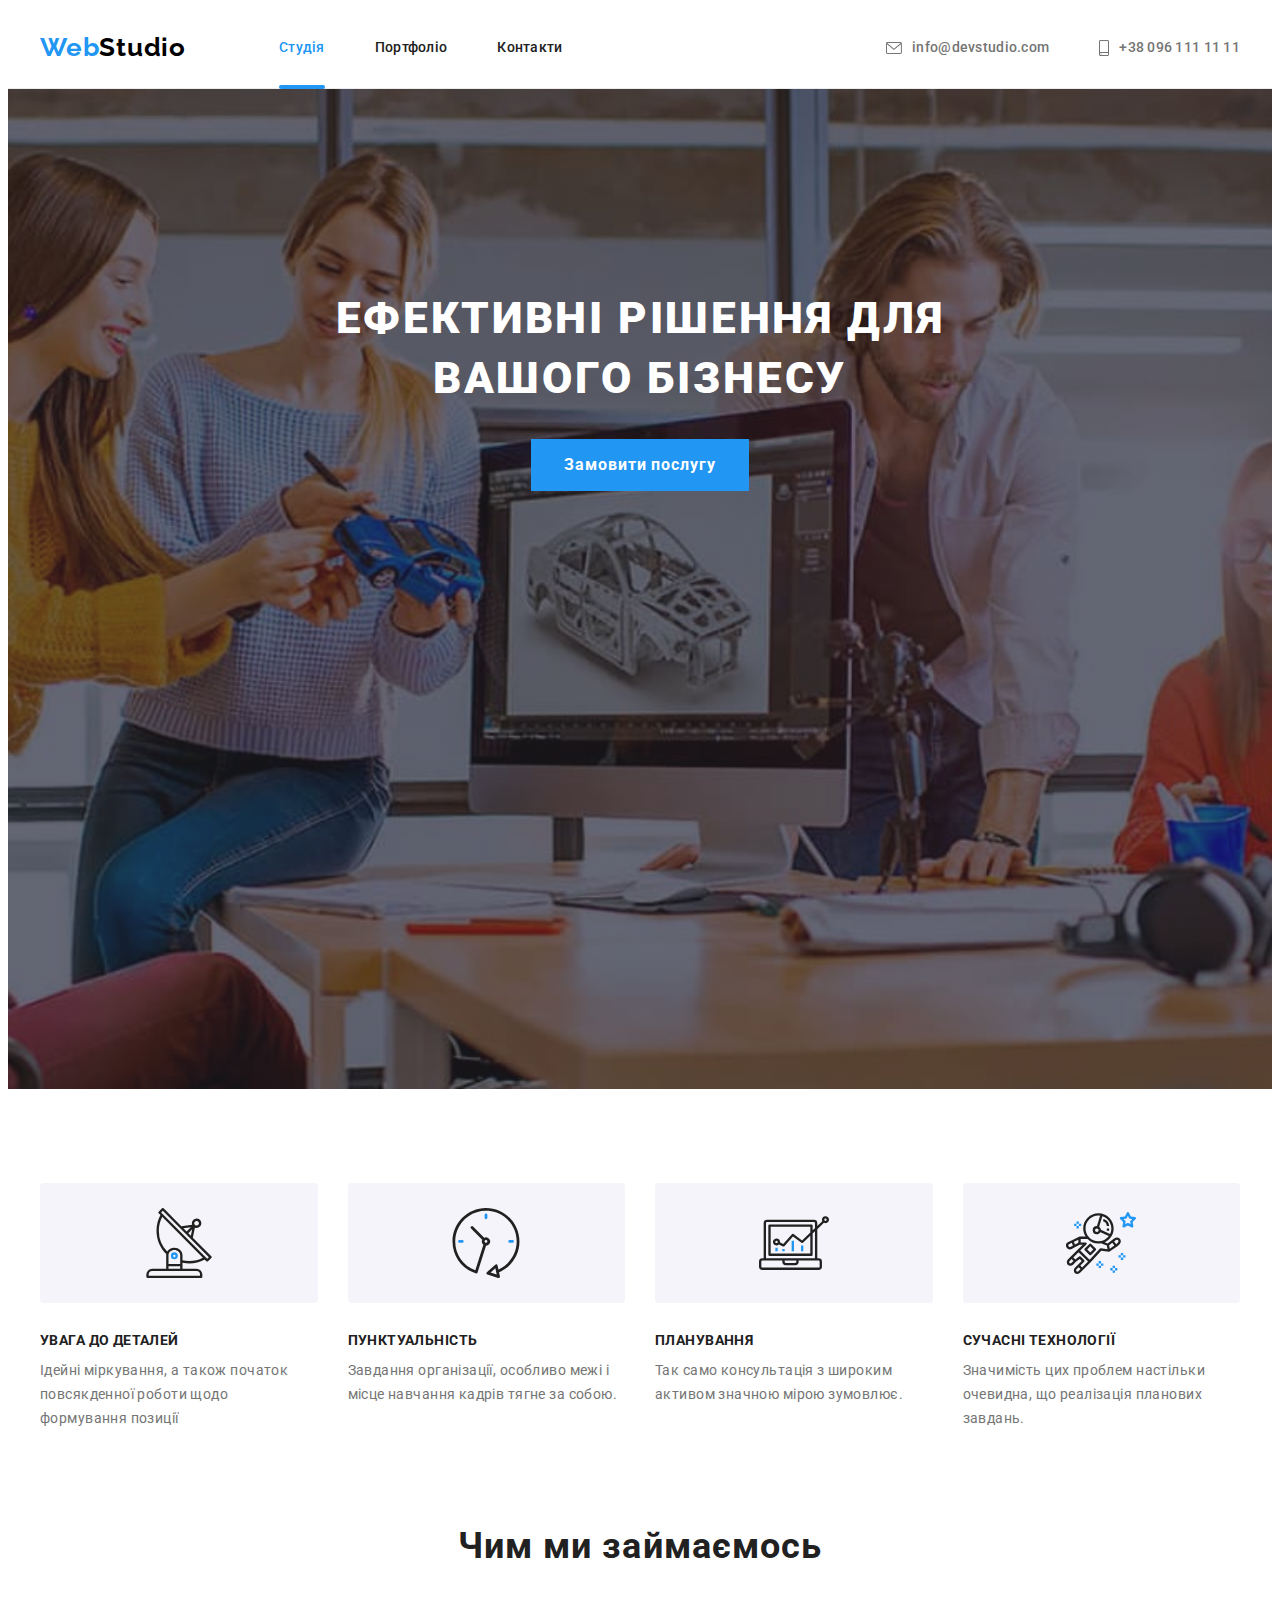
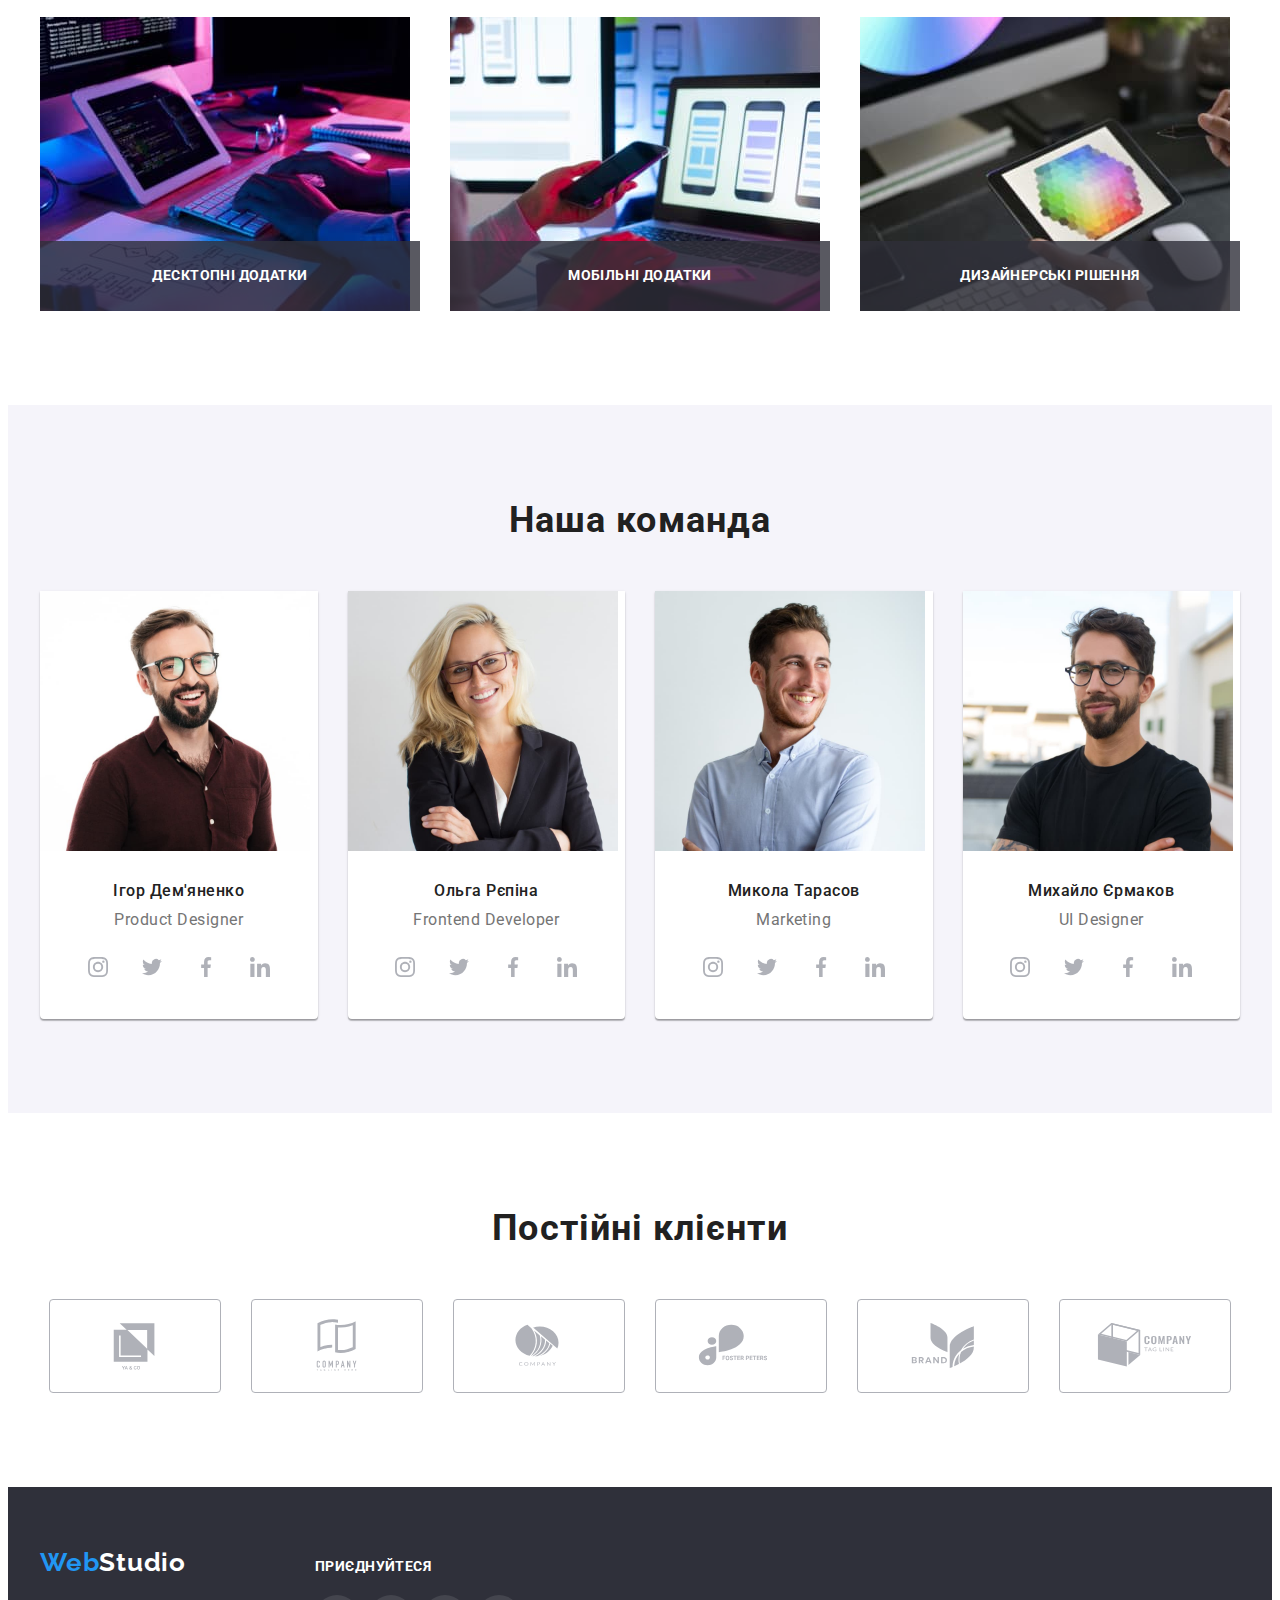
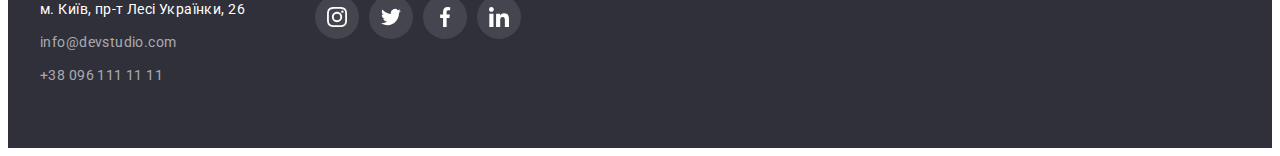
<file: index.html>
<!DOCTYPE html>
<html lang="en">
  <head>
    <meta charset="UTF-8" />
    <meta http-equiv="X-UA-Compatible" content="IE=edge" />
    <meta name="viewport" content="width=device-width, initial-scale=1.0" />
    <title>Document</title>
    <link rel="preconnect" href="https://fonts.googleapis.com" />
    <link rel="preconnect" href="https://fonts.gstatic.com" crossorigin />
    <link
      href="https://fonts.googleapis.com/css2?family=Raleway:wght@700&family=Roboto:wght@400;500;700;900&display=swap"
      rel="stylesheet"
    />
    <link
      rel="stylesheet"
      href="https://cdnjs.cloudflare.com/ajax/libs/modern-normalize/1.1.0/modern-normalize.min.css"
      integrity="sha512-wpPYUAdjBVSE4KJnH1VR1HeZfpl1ub8YT/NKx4PuQ5NmX2tKuGu6U/JRp5y+Y8XG2tV+wKQpNHVUX03MfMFn9Q=="
      crossorigin="anonymous"
      referrerpolicy="no-referrer"
    />
    <link rel="stylesheet" href="./css/styles.css" />
  </head>
  <body>
    <header>
      <div class="container header-flex">
        <nav class="site-nav">
          <a class="logo" href="./index.html" lang="en"><span class="logo-blue">Web</span>Studio</a>
          <ul class="list">
            <li class="item"><a class="link current" href="">Студія</a></li>
            <li class="item"><a class="link" href="./portfolio.html">Портфоліо</a></li>
            <li class="item"><a class="link" href="">Контакти</a></li>
          </ul>
        </nav>
        <ul class="list contacts">
          <li class="item">
            <a class="link-tel link" href="mailto:info@devstudio.com"
              ><svg class="icon-envelope" width="16" height="12">
                <use href="./images/symbol-defs.svg#icon-envelope"></use>
              </svg>
              info@devstudio.com</a
            >
          </li>
          <li class="item">
            <a class="link-mail link" href="tel:+380961111111"
              ><svg class="icon-smartphone" width="10" height="16">
                <use href="./images/symbol-defs.svg#icon-smartphone"></use>
              </svg>
              +38 096 111 11 11</a
            >
          </li>
        </ul>
      </div>
    </header>
    <main>
      <section class="hero">
        <div class="container">
          <h1 class="hero-title">Ефективні рішення для вашого бізнесу</h1>
          <button class="button" type="button" data-modal-open>Замовити послугу</button>
        </div>
      </section>
      <section class="features section">
        <div class="container">
          <h2 class="visually-hidden">Принципи роботи</h2>
          <ul class="features-list list">
            <li class="features-item">
              <div class="features-thumb">
                <svg class="icon-features" width="70" height="70">
                  <use href="./images/symbol-defs.svg#icon-antenna"></use>
                </svg>
              </div>
              <h3 class="features-title">Увага до деталей</h3>
              <p class="features-text">
                Ідейні міркування, а також початок повсякденної роботи щодо формування позиції
              </p>
            </li>
            <li class="features-item">
              <div class="features-thumb">
                <svg class="icon-features" width="70" height="70">
                  <use href="./images/symbol-defs.svg#icon-clock"></use>
                </svg>
              </div>
              <h3 class="features-title">Пунктуальність</h3>
              <p class="features-text">
                Завдання організації, особливо межі і місце навчання кадрів тягне за собою.
              </p>
            </li>
            <li class="features-item">
              <div class="features-thumb">
                <svg class="icon-features" width="70" height="70">
                  <use href="./images/symbol-defs.svg#icon-diagram"></use>
                </svg>
              </div>
              <h3 class="features-title">Планування</h3>
              <p class="features-text">
                Так само консультація з широким активом значною мірою зумовлює.
              </p>
            </li>
            <li class="features-item">
              <div class="features-thumb">
                <svg class="icon-features" width="70" height="70">
                  <use href="./images/symbol-defs.svg#icon-astronaut"></use>
                </svg>
              </div>
              <h3 class="features-title">Сучасні технології</h3>
              <p class="features-text">
                Значимість цих проблем настільки очевидна, що реалізація планових завдань.
              </p>
            </li>
          </ul>
        </div>
      </section>
      <section class="works section">
        <div class="container">
          <h2 class="works-title">Чим ми займаємось</h2>
          <ul class="works-list list">
            <li class="works-item">
              <img src="./images/box1.jpg" alt="Десктопні додатки" width="370" />
              <div class="works-item-thumb">
                <h3 class="works-item-title">Десктопні додатки</h3>
              </div>
            </li>
            <li class="works-item">
              <img src="./images/box2.jpg" alt="Мобільні додатки" width="370" />
              <div class="works-item-thumb"><h3 class="works-item-title">Мобільні додатки</h3></div>
            </li>
            <li class="works-item">
              <img src="./images/box3.jpg" alt="Дизайнерські рішення" width="370" />
              <div class="works-item-thumb">
                <h3 class="works-item-title">Дизайнерські рішення</h3>
              </div>
            </li>
          </ul>
        </div>
      </section>
      <section class="team section">
        <div class="container">
          <h2 class="team-title">Наша команда</h2>
          <ul class="team-list list">
            <li class="team-item">
              <img src="./images/team1.jpg" alt="Product Designer" width="270" />
              <div class="team-card">
                <h3 class="team-item-title">Ігор Дем'яненко</h3>
                <p class="team-text">Product Designer</p>

                <ul class="social-list list">
                  <li class="social-item">
                    <a
                      class="social-link link"
                      href="https://www.instagram.com/"
                      target="_blank"
                      rel="noreferrer noopener"
                    >
                      <svg class="social-icon" width="20" height="20">
                        <use href="./images/symbol-defs.svg#icon-instagram"></use>
                      </svg>
                    </a>
                  </li>
                  <li class="social-item">
                    <a
                      class="social-link link"
                      href="https://twitter.com/"
                      target="_blank"
                      rel="noreferrer noopener"
                    >
                      <svg class="social-icon" width="20" height="20">
                        <use href="./images/symbol-defs.svg#icon-twitter"></use>
                      </svg>
                    </a>
                  </li>
                  <li class="social-item">
                    <a
                      class="social-link link"
                      href="https://www.facebook.com/"
                      target="_blank"
                      rel="noreferrer noopener"
                    >
                      <svg class="social-icon" width="20" height="20">
                        <use href="./images/symbol-defs.svg#icon-facebook"></use>
                      </svg>
                    </a>
                  </li>
                  <li class="social-item">
                    <a
                      class="social-link link"
                      href="https://www.linkedin.com/"
                      target="_blank"
                      rel="noreferrer noopener"
                    >
                      <svg class="social-icon" width="20" height="20">
                        <use href="./images/symbol-defs.svg#icon-linkedin"></use>
                      </svg>
                    </a>
                  </li>
                </ul>
              </div>
            </li>
            <li class="team-item">
              <img src="./images/team2.jpg" alt="Frontend Developer" width="270" />
              <div class="team-card">
                <h3 class="team-item-title">Ольга Рєпіна</h3>
                <p class="team-text">Frontend Developer</p>

                <ul class="social-list list">
                  <li class="social-item">
                    <a
                      class="social-link link"
                      href="https://www.instagram.com/"
                      target="_blank"
                      rel="noreferrer noopener"
                    >
                      <svg class="social-icon" width="20" height="20">
                        <use href="./images/symbol-defs.svg#icon-instagram"></use>
                      </svg>
                    </a>
                  </li>
                  <li class="social-item">
                    <a
                      class="social-link link"
                      href="https://twitter.com/"
                      target="_blank"
                      rel="noreferrer noopener"
                    >
                      <svg class="social-icon" width="20" height="20">
                        <use href="./images/symbol-defs.svg#icon-twitter"></use>
                      </svg>
                    </a>
                  </li>
                  <li class="social-item">
                    <a
                      class="social-link link"
                      href="https://www.facebook.com/"
                      target="_blank"
                      rel="noreferrer noopener"
                    >
                      <svg class="social-icon" width="20" height="20">
                        <use href="./images/symbol-defs.svg#icon-facebook"></use>
                      </svg>
                    </a>
                  </li>
                  <li class="social-item">
                    <a
                      class="social-link link"
                      href="https://www.linkedin.com/"
                      target="_blank"
                      rel="noreferrer noopener"
                    >
                      <svg class="social-icon" width="20" height="20">
                        <use href="./images/symbol-defs.svg#icon-linkedin"></use>
                      </svg>
                    </a>
                  </li>
                </ul>
              </div>
            </li>
            <li class="team-item">
              <img src="./images/team3.jpg" alt="Marketing" width="270" />
              <div class="team-card">
                <h3 class="team-item-title">Микола Тарасов</h3>
                <p class="team-text">Marketing</p>

                <ul class="social-list list">
                  <li class="social-item">
                    <a
                      class="social-link link"
                      href="https://www.instagram.com/"
                      target="_blank"
                      rel="noreferrer noopener"
                    >
                      <svg class="social-icon" width="20" height="20">
                        <use href="./images/symbol-defs.svg#icon-instagram"></use>
                      </svg>
                    </a>
                  </li>
                  <li class="social-item">
                    <a
                      class="social-link link"
                      href="https://twitter.com/"
                      target="_blank"
                      rel="noreferrer noopener"
                    >
                      <svg class="social-icon" width="20" height="20">
                        <use href="./images/symbol-defs.svg#icon-twitter"></use>
                      </svg>
                    </a>
                  </li>
                  <li class="social-item">
                    <a
                      class="social-link link"
                      href="https://www.facebook.com/"
                      target="_blank"
                      rel="noreferrer noopener"
                    >
                      <svg class="social-icon" width="20" height="20">
                        <use href="./images/symbol-defs.svg#icon-facebook"></use>
                      </svg>
                    </a>
                  </li>
                  <li class="social-item">
                    <a
                      class="social-link link"
                      href="https://www.linkedin.com/"
                      target="_blank"
                      rel="noreferrer noopener"
                    >
                      <svg class="social-icon" width="20" height="20">
                        <use href="./images/symbol-defs.svg#icon-linkedin"></use>
                      </svg>
                    </a>
                  </li>
                </ul>
              </div>
            </li>
            <li class="team-item">
              <img src="./images/team4.jpg" alt="UI Designer" width="270" />
              <div class="team-card">
                <h3 class="team-item-title">Михайло Єрмаков</h3>
                <p class="team-text">UI Designer</p>

                <ul class="social-list list">
                  <li class="social-item">
                    <a
                      class="social-link link"
                      href="https://www.instagram.com/"
                      target="_blank"
                      rel="noreferrer noopener"
                    >
                      <svg class="social-icon" width="20" height="20">
                        <use href="./images/symbol-defs.svg#icon-instagram"></use>
                      </svg>
                    </a>
                  </li>
                  <li class="social-item">
                    <a
                      class="social-link link"
                      href="https://twitter.com/"
                      target="_blank"
                      rel="noreferrer noopener"
                    >
                      <svg class="social-icon" width="20" height="20">
                        <use href="./images/symbol-defs.svg#icon-twitter"></use>
                      </svg>
                    </a>
                  </li>
                  <li class="social-item">
                    <a
                      class="social-link link"
                      href="https://www.facebook.com/"
                      target="_blank"
                      rel="noreferrer noopener"
                    >
                      <svg class="social-icon" width="20" height="20">
                        <use href="./images/symbol-defs.svg#icon-facebook"></use>
                      </svg>
                    </a>
                  </li>
                  <li class="social-item">
                    <a
                      class="social-link link"
                      href="https://www.linkedin.com/"
                      target="_blank"
                      rel="noreferrer noopener"
                    >
                      <svg class="social-icon" width="20" height="20">
                        <use href="./images/symbol-defs.svg#icon-linkedin"></use>
                      </svg>
                    </a>
                  </li>
                </ul>
              </div>
            </li>
          </ul>
        </div>
      </section>
      <section class="section">
        <div class="container">
          <h2 class="clients-title">Постійні клієнти</h2>
          <ul class="clients-list list">
            <li class="clients-item">
              <a class="clients-link link" href="">
                <svg class="clients-icon" width="106" height="60">
                  <use href="./images/symbol-defs.svg#icon-Logo-client"></use>
                </svg>
              </a>
            </li>
            <li class="clients-item">
              <a class="clients-link link" href="">
                <svg class="clients-icon" width="106" height="60">
                  <use href="./images/symbol-defs.svg#icon-Logo-client2"></use>
                </svg>
              </a>
            </li>
            <li class="clients-item">
              <a class="clients-link link" href="">
                <svg class="clients-icon" width="106" height="60">
                  <use href="./images/symbol-defs.svg#icon-Logo-client3"></use>
                </svg>
              </a>
            </li>
            <li class="clients-item">
              <a class="clients-link link" href="">
                <svg class="clients-icon" width="106" height="60">
                  <use href="./images/symbol-defs.svg#icon-Logo-client4"></use>
                </svg>
              </a>
            </li>
            <li class="clients-item">
              <a class="clients-link link" href="">
                <svg class="clients-icon" width="106" height="60">
                  <use href="./images/symbol-defs.svg#icon-Logo-client5"></use>
                </svg>
              </a>
            </li>
            <li class="clients-item">
              <a class="clients-link link" href="">
                <svg class="clients-icon" width="106" height="60">
                  <use href="./images/symbol-defs.svg#icon-Logo-client6"></use>
                </svg>
              </a>
            </li>
          </ul>
        </div>
      </section>
    </main>
    <footer class="footer">
      <div class="container footer-wrapper">
        <div class="footer-contacts">
          <a class="footer-logo" href="./index.html" lang="en"
            ><span class="logo-blue">Web</span>Studio</a
          >
          <address>
            <ul class="list">
              <li class="address-list-item">
                <a
                  class="address-link link-white link"
                  href="https://goo.gl/maps/7Pf2VMsAinbCuJgP8"
                  target="_blank"
                  rel="noreferrer noopener"
                  >м. Київ, пр-т Лесі Українки, 26</a
                >
              </li>
              <li class="address-list-item">
                <a class="address-link link" href="mailto:info@devstudio.com">info@devstudio.com</a>
              </li>
              <li class="address-list-item">
                <a class="address-link link" href="tel:+380961111111">+38 096 111 11 11</a>
              </li>
            </ul>
          </address>
        </div>
        <div>
          <p class="footer-text">Приєднуйтеся</p>
          <ul class="footer-social-list list">
            <li class="footer-social-item">
              <a
                class="footer-social-link link"
                href="https://www.instagram.com/"
                target="_blank"
                rel="noreferrer noopener"
              >
                <svg class="footer-icon" width="20" height="20">
                  <use href="./images/symbol-defs.svg#icon-instagram"></use>
                </svg>
              </a>
            </li>
            <li class="footer-social-item">
              <a
                class="footer-social-link link"
                href="https://twitter.com/"
                target="_blank"
                rel="noreferrer noopener"
              >
                <svg class="footer-icon" width="20" height="20">
                  <use href="./images/symbol-defs.svg#icon-twitter"></use>
                </svg>
              </a>
            </li>
            <li class="footer-social-item">
              <a
                class="footer-social-link link"
                href="https://www.facebook.com/"
                target="_blank"
                rel="noreferrer noopener"
              >
                <svg class="footer-icon" width="20" height="20">
                  <use href="./images/symbol-defs.svg#icon-facebook"></use>
                </svg>
              </a>
            </li>
            <li class="footer-social-item">
              <a
                class="footer-social-link link"
                href="https://www.linkedin.com/"
                target="_blank"
                rel="noreferrer noopener"
              >
                <svg class="footer-icon" width="20" height="20">
                  <use href="./images/symbol-defs.svg#icon-linkedin"></use>
                </svg>
              </a>
            </li>
          </ul>
        </div>
      </div>
    </footer>
    <div class="backdrop is-hidden" data-modal>
      <div class="modal">
        <button class="modal-close" type="button" data-modal-close>
          <svg class="modal-close-button" width="11" height="11">
            <use href="./images/symbol-defs.svg#icon-x"></use>
          </svg>
        </button>
      </div>
    </div>
    <script src="./js/modal.js"></script>
  </body>
</html>
</file>
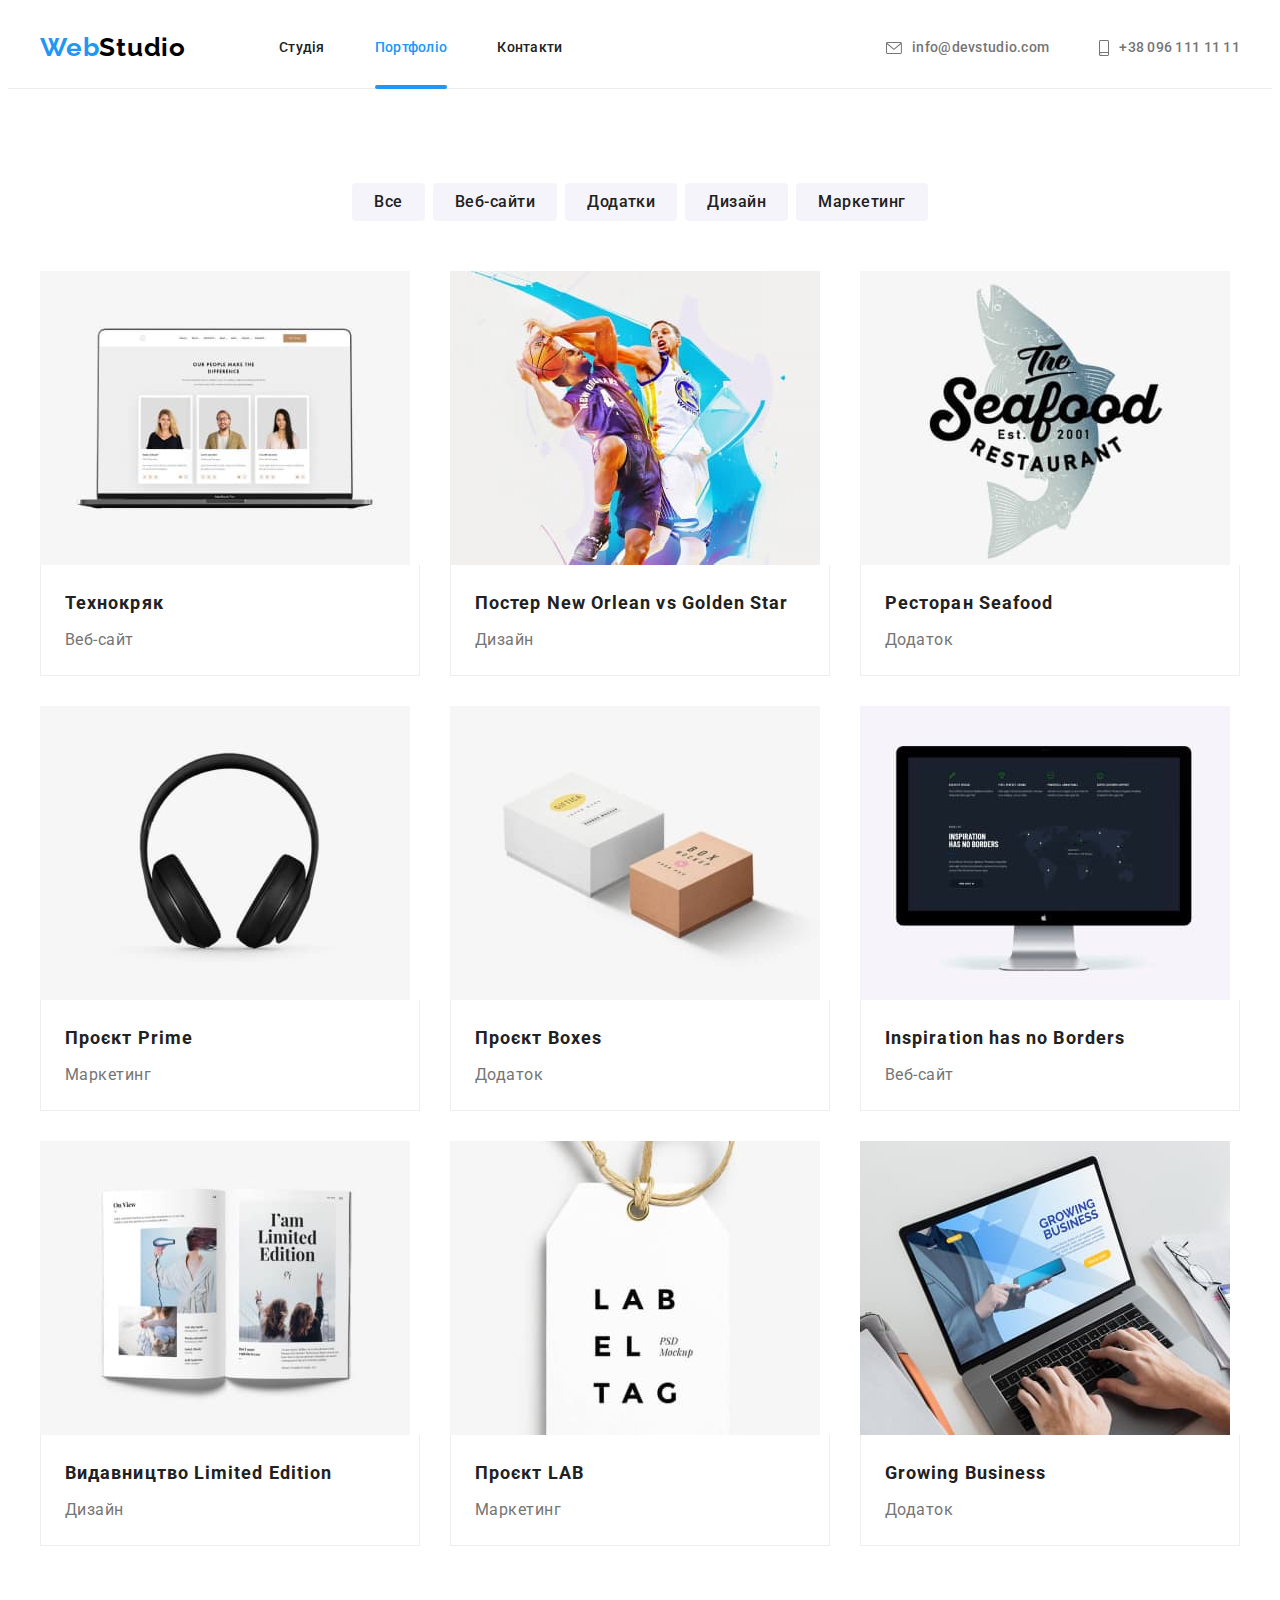
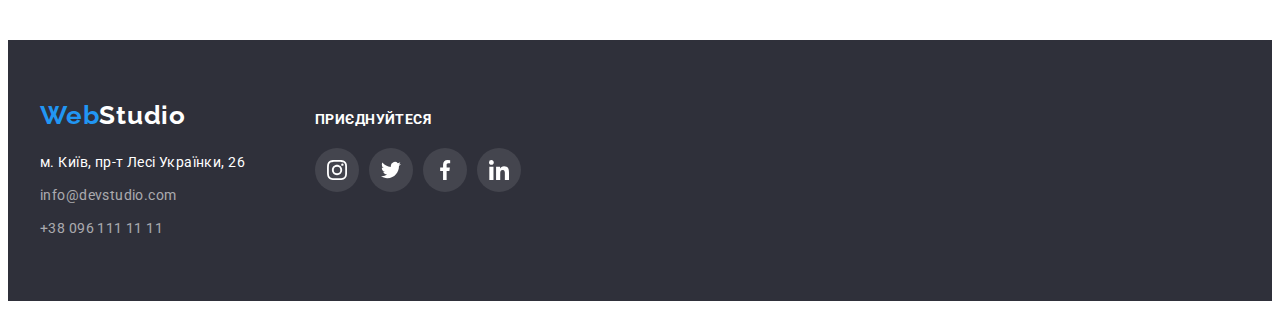
<file: portfolio.html>
<!DOCTYPE html>
<html lang="en">
  <head>
    <meta charset="UTF-8" />
    <meta http-equiv="X-UA-Compatible" content="IE=edge" />
    <meta name="viewport" content="width=device-width, initial-scale=1.0" />
    <title>Document</title>
    <link rel="preconnect" href="https://fonts.googleapis.com" />
    <link rel="preconnect" href="https://fonts.gstatic.com" crossorigin />
    <link
      href="https://fonts.googleapis.com/css2?family=Raleway:wght@700&family=Roboto:wght@400;500;700;900&display=swap"
      rel="stylesheet"
    />
    <link
      rel="stylesheet"
      href="https://cdnjs.cloudflare.com/ajax/libs/modern-normalize/1.1.0/modern-normalize.min.css"
      integrity="sha512-wpPYUAdjBVSE4KJnH1VR1HeZfpl1ub8YT/NKx4PuQ5NmX2tKuGu6U/JRp5y+Y8XG2tV+wKQpNHVUX03MfMFn9Q=="
      crossorigin="anonymous"
      referrerpolicy="no-referrer"
    />
    <link rel="stylesheet" href="./css/styles.css" />
  </head>
  <body>
    <header>
      <div class="container header-flex">
        <nav class="site-nav">
          <a class="logo" href="./index.html" lang="en"><span class="logo-blue">Web</span>Studio</a>
          <ul class="list">
            <li class="item"><a class="link" href="./index.html">Студія</a></li>
            <li class="item"><a class="link current" href="">Портфоліо</a></li>
            <li class="item"><a class="link" href="">Контакти</a></li>
          </ul>
        </nav>
        <ul class="list contacts">
          <li class="item">
            <a class="link-tel link" href="mailto:info@devstudio.com"
              ><svg class="icon-envelope" width="16" height="12">
                <use href="./images/symbol-defs.svg#icon-envelope"></use>
              </svg>
              info@devstudio.com</a
            >
          </li>
          <li class="item">
            <a class="link-mail link" href="tel:+380961111111"
              ><svg class="icon-smartphone" width="10" height="16">
                <use href="./images/symbol-defs.svg#icon-smartphone"></use>
              </svg>
              +38 096 111 11 11</a
            >
          </li>
        </ul>
      </div>
    </header>
    <main>
      <section class="projects section">
        <div class="container">
          <h1 class="visually-hidden">Портфоліо</h1>
          <ul class="menu-list list">
            <li class="item"><button class="menu-list-item" type="button">Все</button></li>
            <li class="item"><button class="menu-list-item" type="button">Веб-сайти</button></li>
            <li class="item"><button class="menu-list-item" type="button">Додатки</button></li>
            <li class="item"><button class="menu-list-item" type="button">Дизайн</button></li>
            <li class="item"><button class="menu-list-item" type="button">Маркетинг</button></li>
          </ul>
          <ul class="projects-list list">
            <li class="projects-list-item">
              <a class="projects-link link" href="">
                <div class="project-card-thumb">
                  <img src="./images/portfolio1.jpg" alt="Технокряк" width="370" />

                  <p class="project-description">
                    Ресурс пропонує комплексні пропозиції з різним рівнем функціоналу та сервісів.
                    Все це дозволить відвідувачу отримати вичерпні відомості про компанію чи
                    приватну особу.
                  </p>
                </div>
                <div class="project-card">
                  <h2 class="projects-title">Технокряк</h2>
                  <p class="projects-text">Веб-сайт</p>
                </div>
              </a>
            </li>
            <li class="projects-list-item">
              <a class="projects-link link" href="">
                <div class="project-card-thumb">
                  <img src="./images/portfolio2.jpg" alt="New Orlean vs Golden Star" width="370" />

                  <p class="project-description">
                    Ресурс пропонує комплексні пропозиції з різним рівнем функціоналу та сервісів.
                    Все це дозволить відвідувачу отримати вичерпні відомості про компанію чи
                    приватну особу.
                  </p>
                </div>
                <div class="project-card">
                  <h2 class="projects-title">Постер New Orlean vs Golden Star</h2>
                  <p class="projects-text">Дизайн</p>
                </div>
              </a>
            </li>
            <li class="projects-list-item">
              <a class="projects-link link" href="">
                <div class="project-card-thumb">
                  <img src="./images/portfolio3.jpg" alt="Seafood" width="370" />

                  <p class="project-description">
                    Ресурс пропонує комплексні пропозиції з різним рівнем функціоналу та сервісів.
                    Все це дозволить відвідувачу отримати вичерпні відомості про компанію чи
                    приватну особу.
                  </p>
                </div>
                <div class="project-card">
                  <h2 class="projects-title">Ресторан Seafood</h2>
                  <p class="projects-text">Додаток</p>
                </div>
              </a>
            </li>
            <li class="projects-list-item">
              <a class="projects-link link" href="">
                <div class="project-card-thumb">
                  <img src="./images/portfolio4.jpg" alt="Prime" width="370" />

                  <p class="project-description">
                    Ресурс пропонує комплексні пропозиції з різним рівнем функціоналу та сервісів.
                    Все це дозволить відвідувачу отримати вичерпні відомості про компанію чи
                    приватну особу.
                  </p>
                </div>
                <div class="project-card">
                  <h2 class="projects-title">Проєкт Prime</h2>
                  <p class="projects-text">Маркетинг</p>
                </div>
              </a>
            </li>
            <li class="projects-list-item">
              <a class="projects-link link" href="">
                <div class="project-card-thumb">
                  <img src="./images/portfolio5.jpg" alt="Boxes" width="370" />

                  <p class="project-description">
                    Ресурс пропонує комплексні пропозиції з різним рівнем функціоналу та сервісів.
                    Все це дозволить відвідувачу отримати вичерпні відомості про компанію чи
                    приватну особу.
                  </p>
                </div>
                <div class="project-card">
                  <h2 class="projects-title">Проєкт Boxes</h2>
                  <p class="projects-text">Додаток</p>
                </div>
              </a>
            </li>
            <li class="projects-list-item">
              <a class="projects-link link" href="">
                <div class="project-card-thumb">
                  <img src="./images/portfolio6.jpg" alt="Inspiration has no Borders" width="370" />

                  <p class="project-description">
                    Ресурс пропонує комплексні пропозиції з різним рівнем функціоналу та сервісів.
                    Все це дозволить відвідувачу отримати вичерпні відомості про компанію чи
                    приватну особу.
                  </p>
                </div>
                <div class="project-card">
                  <h2 class="projects-title">Inspiration has no Borders</h2>
                  <p class="projects-text">Веб-сайт</p>
                </div>
              </a>
            </li>
            <li class="projects-list-item">
              <a class="projects-link link" href="">
                <div class="project-card-thumb">
                  <img src="./images/portfolio7.jpg" alt="Limited Edition" width="370" />

                  <p class="project-description">
                    Ресурс пропонує комплексні пропозиції з різним рівнем функціоналу та сервісів.
                    Все це дозволить відвідувачу отримати вичерпні відомості про компанію чи
                    приватну особу.
                  </p>
                </div>
                <div class="project-card">
                  <h2 class="projects-title">Видавництво Limited Edition</h2>
                  <p class="projects-text">Дизайн</p>
                </div>
              </a>
            </li>
            <li class="projects-list-item">
              <a class="projects-link link" href="">
                <div class="project-card-thumb">
                  <img src="./images/portfolio8.jpg" alt="LAB" width="370" />

                  <p class="project-description">
                    Ресурс пропонує комплексні пропозиції з різним рівнем функціоналу та сервісів.
                    Все це дозволить відвідувачу отримати вичерпні відомості про компанію чи
                    приватну особу.
                  </p>
                </div>
                <div class="project-card">
                  <h2 class="projects-title">Проєкт LAB</h2>
                  <p class="projects-text">Маркетинг</p>
                </div>
              </a>
            </li>
            <li class="projects-list-item">
              <a class="projects-link link" href="">
                <div class="project-card-thumb">
                  <img src="./images/portfolio9.jpg" alt="Growing Business" width="370" />

                  <p class="project-description">
                    Ресурс пропонує комплексні пропозиції з різним рівнем функціоналу та сервісів.
                    Все це дозволить відвідувачу отримати вичерпні відомості про компанію чи
                    приватну особу.
                  </p>
                </div>
                <div class="project-card">
                  <h2 class="projects-title">Growing Business</h2>
                  <p class="projects-text">Додаток</p>
                </div>
              </a>
            </li>
          </ul>
        </div>
      </section>
    </main>
  </body>
  <footer class="footer">
    <div class="container footer-wrapper">
      <div class="footer-contacts">
        <a class="footer-logo" href="./index.html" lang="en"
          ><span class="logo-blue">Web</span>Studio</a
        >
        <address>
          <ul class="list">
            <li class="address-list-item">
              <a
                class="address-link link-white link"
                href="https://goo.gl/maps/7Pf2VMsAinbCuJgP8"
                target="_blank"
                rel="noreferrer noopener"
                >м. Київ, пр-т Лесі Українки, 26</a
              >
            </li>
            <li class="address-list-item">
              <a class="address-link link" href="mailto:info@devstudio.com">info@devstudio.com</a>
            </li>
            <li class="address-list-item">
              <a class="address-link link" href="tel:+380961111111">+38 096 111 11 11</a>
            </li>
          </ul>
        </address>
      </div>
      <div>
        <p class="footer-text">Приєднуйтеся</p>
        <ul class="footer-social-list list">
          <li class="footer-social-item">
            <a
              class="footer-social-link link"
              href="https://www.instagram.com/"
              target="_blank"
              rel="noreferrer noopener"
            >
              <svg class="footer-icon" width="20" height="20">
                <use href="./images/symbol-defs.svg#icon-instagram"></use>
              </svg>
            </a>
          </li>
          <li class="footer-social-item">
            <a
              class="footer-social-link link"
              href="https://twitter.com/"
              target="_blank"
              rel="noreferrer noopener"
            >
              <svg class="footer-icon" width="20" height="20">
                <use href="./images/symbol-defs.svg#icon-twitter"></use>
              </svg>
            </a>
          </li>
          <li class="footer-social-item">
            <a
              class="footer-social-link link"
              href="https://www.facebook.com/"
              target="_blank"
              rel="noreferrer noopener"
            >
              <svg class="footer-icon" width="20" height="20">
                <use href="./images/symbol-defs.svg#icon-facebook"></use>
              </svg>
            </a>
          </li>
          <li class="footer-social-item">
            <a
              class="footer-social-link link"
              href="https://www.linkedin.com/"
              target="_blank"
              rel="noreferrer noopener"
            >
              <svg class="footer-icon" width="20" height="20">
                <use href="./images/symbol-defs.svg#icon-linkedin"></use>
              </svg>
            </a>
          </li>
        </ul>
      </div>
    </div>
  </footer>
</html>
</file>
<file: css/styles.css>
:root {
  --primary-text-color: #757575;
  --title-text-color: #212121;
  --accent-color: #2196f3;
  --primary-bg-color: #ffffff;
  --logo-color: #000000;
  --hero-bg-color: #2f303a;
  --button-bg-color: #2196f3;
  --button-color: #ffffff;
  --button-bg-accent-color: #188ce8;
  --team-bg-color: #f5f4fa;
  --footer-bg-color: #2f303a;
  --address-link-color: rgba(255, 255, 255, 0.6);
  --transition-duration: 250ms;
  --transition-timing-function: cubic-bezier(0.4, 0, 0.2, 1);
}

body {
  font-family: 'Roboto', sans-serif;
  font-size: 14px;

  background-color: var(--primary-bg-color);
  color: var(--primary-text-color);
}

h1,
h2,
h3,
h4,
h5,
h6,
p {
  margin-top: 0;
  margin-bottom: 0;
}
ul {
  margin: 0;
  padding: 0;
}
img {
  display: block;
  max-width: 100%;
  height: auto;
}
.container {
  width: 1200px;
  padding-left: 15px;
  padding-right: 15px;
  margin-left: auto;
  margin-right: auto;
}
/* -----------------------------header---------------------------*/
header {
  border-bottom: 1px solid #ececec;
}
.header-flex {
  display: flex;
  align-items: center;
}
.site-nav {
  display: flex;
}
.logo {
  font-family: 'Raleway', sans-serif;
  font-weight: 700;
  font-size: 26px;
  line-height: 1.19;
  text-decoration: none;
  letter-spacing: 0.03em;
  display: block;
  padding-top: 24px;
  padding-bottom: 25px;
  margin-right: 93px;

  color: var(--logo-color);
}
.logo-blue {
  color: var(--accent-color);
}

.site-nav .list {
  display: flex;
}
.site-nav .list .item:not(:last-child) {
  margin-right: 50px;
}
.site-nav .link {
  display: block;
  padding-top: 32px;
  padding-bottom: 32px;

  transition: color var(--transition-duration) var(--transition-timing-function);
}
.link {
  font-weight: 500;
  line-height: 1.14;
  letter-spacing: 0.02em;
  color: var(--title-text-color);
  text-decoration: none;
}
.link:hover,
.link:focus {
  color: var(--accent-color);
}
.current {
  position: relative;

  color: var(--accent-color);
}
.current::after {
  position: absolute;
  left: 0;
  bottom: -1px;
  content: '';
  width: 100%;
  height: 4px;
  border-radius: 2px;

  background-color: var(--accent-color);
}
.contacts {
  display: flex;
  margin-left: auto;
}
.contacts .item:not(:last-child) {
  margin-right: 50px;
}

.link-tel,
.link-mail {
  padding-top: 32px;
  padding-bottom: 32px;
  display: flex;
  align-items: center;
  justify-content: center;
  gap: 10px;

  color: var(--primary-text-color);

  transition: color var(--transition-duration) var(--transition-timing-function);
}
.icon-envelope,
.icon-smartphone {
  fill: currentColor;
}

.list {
  list-style: none;
}

/* ------------------------------main--------------------- */
.section {
  padding-top: 94px;
  padding-bottom: 94px;
}

/* -----------------------------hero -----------------------*/
.hero {
  text-align: center;
  padding-top: 200px;
  padding-bottom: 200px;
  height: 600px;
  max-width: 1600px;
  margin-left: auto;
  margin-right: auto;

  background-image: linear-gradient(rgba(47, 48, 58, 0.4), rgba(47, 48, 58, 0.4)),
    url(../images/img-hero.jpg);
  background-repeat: no-repeat;
  background-position: center;
  background-size: cover;

  background-color: var(--hero-bg-color);
}
.hero-title {
  font-weight: 900;
  font-size: 44px;
  line-height: 1.36;
  text-transform: uppercase;
  letter-spacing: 0.06em;
  border-radius: 4px;
  max-width: 696px;
  margin: 0 auto 30px;

  color: #ffffff;
}
.button {
  font-weight: 700;
  font-family: inherit;
  font-size: 16px;
  line-height: 1.88;
  display: inline-block;
  align-items: center;
  cursor: pointer;
  letter-spacing: 0.06em;
  min-width: 200px;
  border: 1px solid transparent;
  padding: 10px 32px;

  background-color: var(--button-bg-color);
  color: var(--button-color);

  transition: background-color var(--transition-duration) var(--transition-timing-function);
}
.hero .button:hover,
.hero .button:focus {
  background-color: var(--button-bg-accent-color);
}

/* -------------------------------------modal--------------------------------------------- */
.backdrop {
  position: fixed;
  top: 0;
  left: 0;
  width: 100%;
  height: 100%;

  background-color: rgba(0, 0, 0, 0.2);

  transition: opacity var(--transition-duration) var(--transition-timing-function),
    visibility var(--transition-duration) var(--transition-timing-function);
}
.is-hidden {
  opacity: 0;
  pointer-events: none;
  visibility: hidden;
}
.backdrop.is-hidden .modal {
  transform: translate(-50%, -50%) scale(0);
}
.modal {
  position: absolute;
  top: 50%;
  left: 50%;
  transform: translate(-50%, -50%) scale(1);
  transition: transform var(--transition-duration) var(--transition-timing-function);

  display: flex;
  justify-content: end;
  width: 528px;
  min-height: 581px;
  padding: 8px;
  box-shadow: 0px 1px 3px rgba(0, 0, 0, 0.12), 0px 1px 1px rgba(0, 0, 0, 0.14),
    0px 2px 1px rgba(0, 0, 0, 0.2);
  border-radius: 4px;

  background-color: var(--primary-bg-color);
}
.modal-close {
  display: flex;
  align-items: center;
  justify-content: center;
  width: 30px;
  height: 30px;
  border: 1px solid rgba(0, 0, 0, 0.1);
  border-radius: 50%;
  cursor: pointer;

  background-color: var(--primary-bg-color);
}
/* -------------------------features ---------------------------*/

.visually-hidden {
  position: absolute;
  width: 1px;
  height: 1px;
  margin: -1px;
  border: 0;
  padding: 0;
  white-space: nowrap;
  clip-path: inset(100%);
  clip: rect(0 0 0 0);
  overflow: hidden;
}
.features-list {
  display: flex;
  gap: 30px;
}
.features-item {
  flex-basis: calc((100% - 90px) / 4);
}
.features-thumb {
  height: 120px;
  border-radius: 4px;
  margin-bottom: 30px;
  display: flex;
  align-items: center;
  justify-content: center;

  background-color: #f5f4fa;
}

.features-title {
  font-size: 14px;
  font-weight: 700;
  line-height: 1.14;
  text-transform: uppercase;
  letter-spacing: 0.03em;
  margin-bottom: 10px;

  color: var(--title-text-color);
}
.features-text {
  line-height: 1.71;
  letter-spacing: 0.03em;
}

/* ---------------------works--------------------------------- */

.works {
  padding-top: 0;
}

.works-title {
  font-weight: 700;
  font-size: 36px;
  line-height: 1.17;
  text-align: center;
  letter-spacing: 0.03em;
  margin-bottom: 50px;

  color: var(--title-text-color);
}
.works-list {
  display: flex;
  gap: 30px;
}
.works-item {
  position: relative;
  flex-basis: calc((100% - 60px) / 3);
}
.works-item-thumb {
  position: absolute;
  bottom: 0;
  right: 0;
  display: flex;
  align-items: center;
  justify-content: center;
  width: 100%;
  height: 70px;

  background-color: rgba(47, 48, 58, 0.8);
}
.works-item-title {
  font-size: 14px;
  font-weight: 700;
  line-height: 1.14;
  letter-spacing: 0.03em;
  text-transform: uppercase;

  color: #ffffff;
}
/* ------------------------------team-------------------------*/

.team {
  background-color: var(--team-bg-color);
}
.team-title {
  font-weight: 700;
  font-size: 36px;
  line-height: 1.17;
  text-align: center;
  letter-spacing: 0.03em;
  margin-bottom: 50px;

  color: var(--title-text-color);
}
.team-list {
  display: flex;
  gap: 30px;
}
.team-item {
  text-align: center;
  box-shadow: 0px 1px 3px rgba(0, 0, 0, 0.12), 0px 1px 1px rgba(0, 0, 0, 0.14),
    0px 2px 1px rgba(0, 0, 0, 0.2);
  border-radius: 0px 0px 4px 4px;
  flex-basis: calc((100% - 90px) / 4);

  background-color: var(--primary-bg-color);
}
.team-card {
  padding-top: 30px;
  padding-bottom: 30px;
}
.team-item-title {
  font-size: 16px;
  line-height: 1.19;
  font-weight: 500;
  letter-spacing: 0.03em;
  margin-bottom: 10px;

  color: var(--title-text-color);
}
.team-text {
  font-size: 16px;
  line-height: 1.19;
  letter-spacing: 0.03em;
  margin-bottom: 16px;
}
.social-list {
  display: flex;
  align-items: center;
  justify-content: center;
  gap: 10px;
}
.social-link {
  width: 44px;
  height: 44px;
  display: flex;
  align-items: center;
  justify-content: center;
  border-radius: 50%;

  color: #afb1b8;
  background-color: var(--primary-bg-color);

  transition: color var(--transition-duration) var(--transition-timing-function),
    background-color var(--transition-duration) var(--transition-timing-function);
}
.social-link:hover,
.social-link:focus {
  color: var(--primary-bg-color);
  background-color: var(--accent-color);
}
.social-icon {
  fill: currentColor;
}
/* -------------------------clients--------------------------- */
.clients-title {
  font-weight: 700;
  font-size: 36px;
  line-height: 1.17;
  text-align: center;
  letter-spacing: 0.03em;
  margin-bottom: 50px;

  color: var(--title-text-color);
}
.clients-list {
  display: flex;
  align-items: center;
  justify-content: center;
  gap: 30px;
}

.clients-link {
  width: 170px;
  height: 92px;
  border: 1px solid #afb1b8;
  border-radius: 4px;
  display: flex;
  align-items: center;
  justify-content: center;

  color: #afb1b8;

  transition: border var(--transition-duration) var(--transition-timing-function),
    color var(--transition-duration) var(--transition-timing-function);
}
.clients-link:hover,
.clients-link:focus {
  border: 1px solid var(--accent-color);
  color: var(--accent-color);
}
.clients-icon {
  fill: currentColor;
}
/* -----------------------footer----------------------------- */

.footer {
  padding-top: 60px;
  padding-bottom: 60px;

  background-color: var(--footer-bg-color);
}
.footer-wrapper {
  display: flex;
  align-items: baseline;
}
.footer-contacts {
  margin-right: 70px;
}
.footer-logo {
  font-family: 'Raleway';
  font-weight: 700;
  font-size: 26px;
  line-height: 1.19;
  text-decoration: none;
  letter-spacing: 0.03em;
  display: inline-block;
  margin-bottom: 20px;

  color: #ffffff;
}
.address-list-item:not(:last-child) {
  margin-bottom: 9px;
}
.address-link {
  font-style: normal;
  font-weight: 400;
  font-size: 14px;
  line-height: 1.71;
  letter-spacing: 0.03em;

  color: var(--address-link-color);

  transition: color var(--transition-duration) var(--transition-timing-function);
}
.link-white {
  color: #ffffff;
}
.footer-text {
  font-weight: 700;
  line-height: 1.14;
  letter-spacing: 0.03em;
  text-transform: uppercase;
  margin-bottom: 20px;

  color: #ffffff;
}
.footer-social-list {
  display: flex;
  align-items: center;
  justify-content: center;
  gap: 10px;
}
.footer-social-link {
  width: 44px;
  height: 44px;
  display: flex;
  align-items: center;
  justify-content: center;
  border-radius: 50%;

  color: #ffffff;
  background-color: rgba(255, 255, 255, 0.1);

  transition: color var(--transition-duration) var(--transition-timing-function),
    background-color var(--transition-duration) var(--transition-timing-function);
}
.footer-social-link:hover,
.footer-social-link:focus {
  background-color: var(--accent-color);
  color: #ffffff;
}
.footer-icon {
  fill: currentColor;
}
/* --------------------------projects----------------------------------- */

.menu-list {
  display: flex;
  justify-content: center;
  gap: 8px;
  margin-bottom: 50px;
}

.menu-list-item {
  font-family: inherit;
  font-weight: 500;
  font-size: 16px;
  line-height: 1.63;
  text-align: center;
  letter-spacing: 0.03em;
  cursor: pointer;
  padding: 6px 22px;
  border-radius: 4px;
  border: none;

  background-color: #f5f4fa;
  color: var(--title-text-color);

  transition: background-color var(--transition-duration) var(--transition-timing-function),
    color var(--transition-duration) var(--transition-timing-function),
    box-shadow var(--transition-duration) var(--transition-timing-function);
}
.menu-list-item:hover,
.menu-list-item:focus {
  background-color: #2196f3;
  color: var(--button-color);
  box-shadow: 0px 3px 1px rgba(0, 0, 0, 0.1), 0px 1px 2px rgba(0, 0, 0, 0.08),
    0px 2px 2px rgba(0, 0, 0, 0.12);
}

.projects-list {
  display: flex;
  flex-wrap: wrap;
  gap: 30px;
}
.projects-list-item {
  flex-basis: calc((100% - 60px) / 3);
}
.projects-link {
  display: block;
  transition: box-shadow var(--transition-duration) var(--transition-timing-function);
}
.projects-link:hover,
.projects-link:focus {
  box-shadow: 0px 1px 1px rgba(0, 0, 0, 0.12), 0px 4px 4px rgba(0, 0, 0, 0.06),
    1px 4px 6px rgba(0, 0, 0, 0.16);
}
.projects-link:hover .project-description,
.projects-link:focus .project-description {
  transform: translateY(0);
}

.project-card-thumb {
  position: relative;
  width: 100%;
  height: 100%;
  overflow: hidden;
}

.project-description {
  position: absolute;
  top: 0;
  left: 0;
  transform: translateY(100%);
  font-weight: 400;
  font-size: 18px;
  line-height: 1.56;
  letter-spacing: 0.03em;
  padding: 63px 24px;
  width: 100%;
  height: 100%;
  overflow: auto;

  background-color: rgba(33, 150, 243, 0.9);
  color: #ffffff;

  transition: transform var(--transition-duration) var(--transition-timing-function);
}
.project-card {
  padding: 20px 24px;
  border-bottom: 1px solid #eeeeee;
  border-right: 1px solid #eeeeee;
  border-left: 1px solid #eeeeee;
}
.projects-title {
  font-weight: 700;
  font-size: 18px;
  line-height: 2;
  letter-spacing: 0.06em;
  margin-bottom: 4px;

  color: var(--title-text-color);
}
.projects-text {
  font-size: 16px;
  font-weight: 400;
  line-height: 1.88;
  letter-spacing: 0.03em;

  color: var(--primary-text-color);
}
</file>
